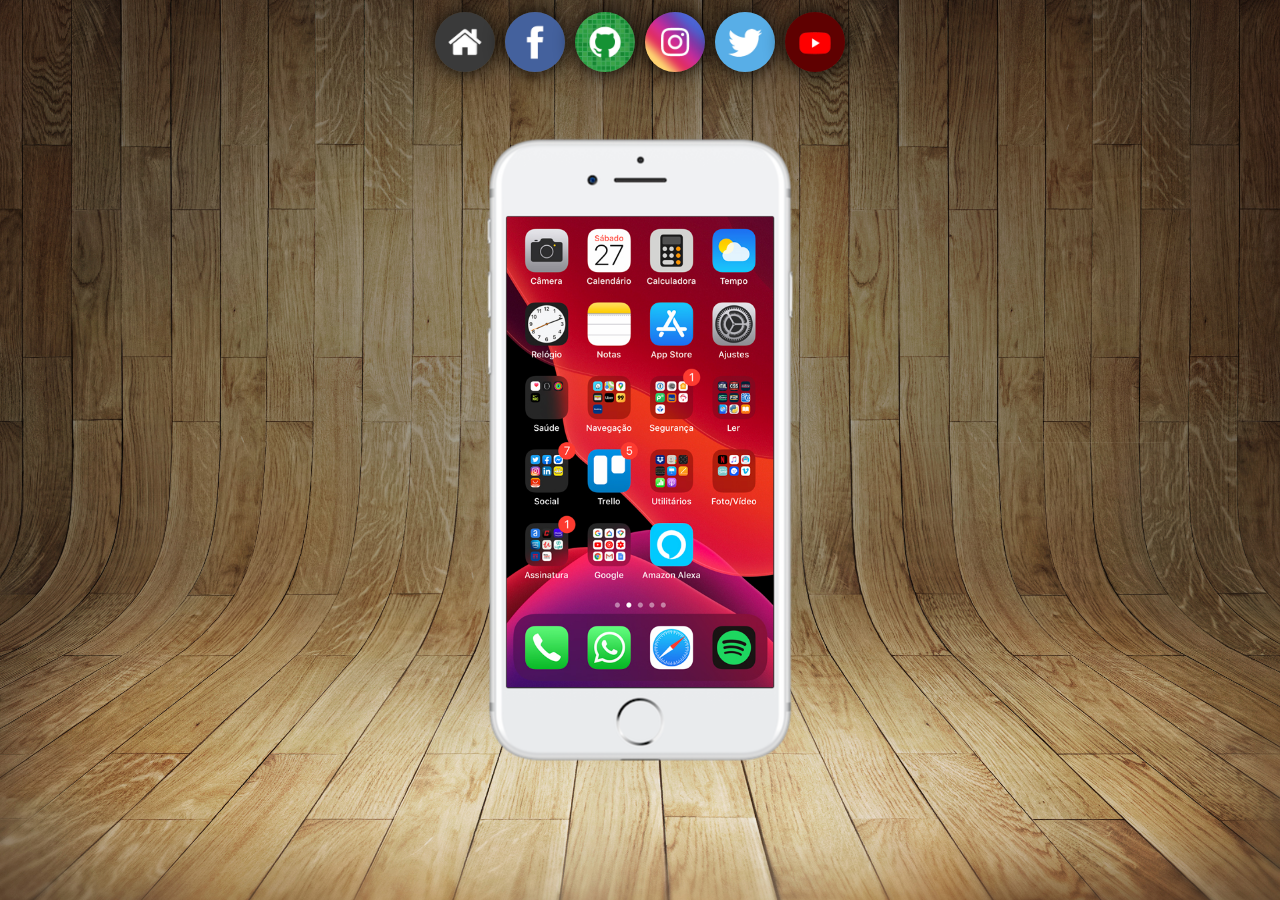
<file: index.html>
<!DOCTYPE html>
<html lang="pt-br">
<head>
    <meta charset="UTF-8">
    <meta http-equiv="X-UA-Compatible" content="IE=edge">
    <meta name="viewport" content="width=device-width, initial-scale=1.0">
    <link rel="stylesheet" href="style.css">
    <link rel="shotcut icon" href="favicon.ico">
    <title>Mais um projeto</title>
</head>
<body>
    <main>
        <section id="telefone">
            <img src="./imagens/frame-iphone.png">
            <iframe src="/home.html" name="tela" id="tela" frameborder="0"></iframe>
        </section>
        <section id="redes-sociais">
            <a href="./home.html" target="tela">
                <img src="./imagens/logo-home.jpg" alt="home">
            </a>
            <a href="./facebook.html" target="tela" alt="facebook">
                <img src="./imagens/logo-facebook.jpg">
            </a>
            <a href="./github.html" target="tela" alt="github">
                <img src="./imagens/logo-github.jpg">
            </a>
            <a href="./instagram.html" target="tela" alt="instagram">
                <img src="./imagens/logo-instagram.jpg">
            </a>
            <a href="./twitter.html" target="tela" alt="twitter">
                <img src="./imagens/logo-twitter.jpg">
            </a>
            <a href="./youtube.html" target="tela" alt="youtube">
                <img src="./imagens/logo-youtube.jpg">
            </a>
        </section>
    </main>
</body>
</html>
</file>
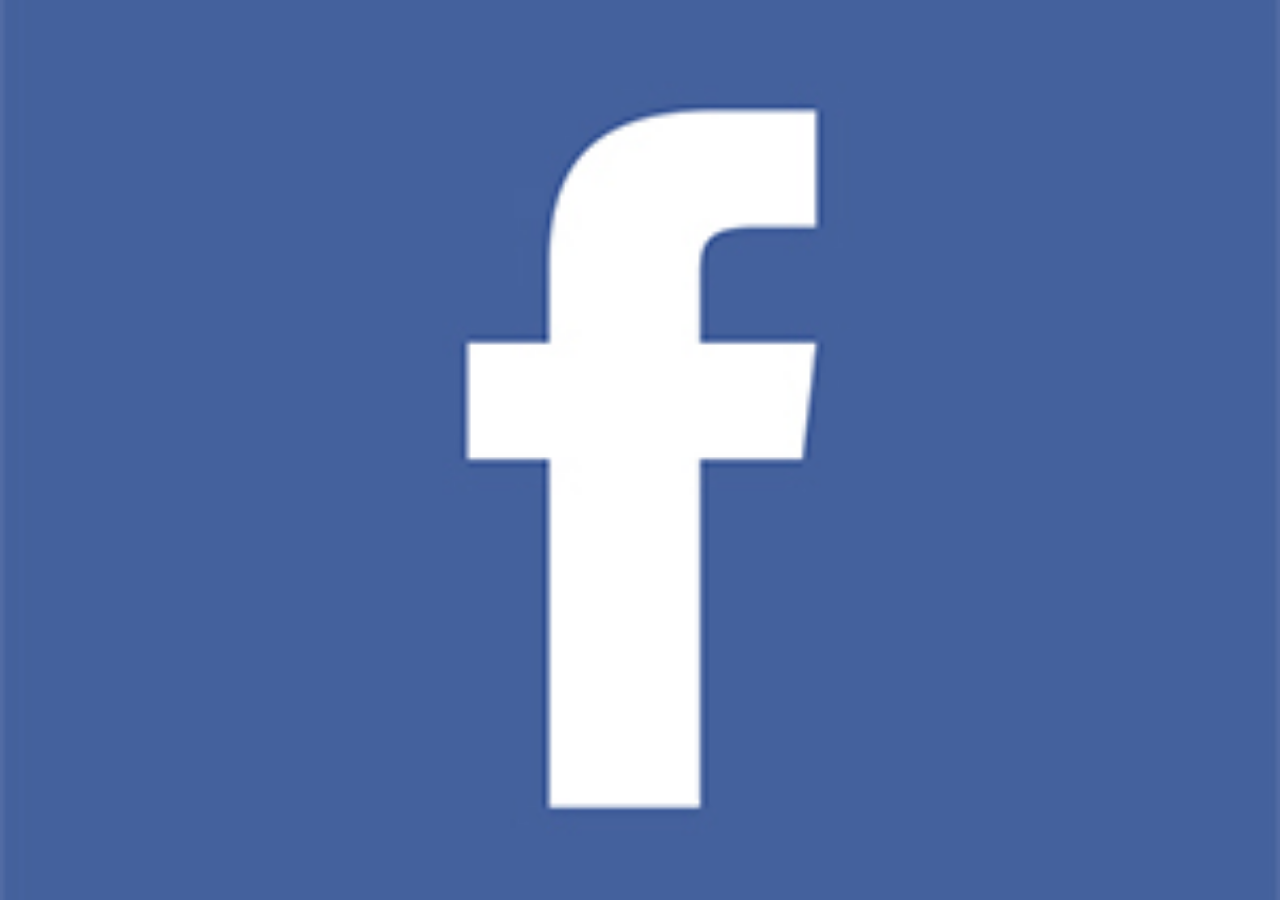
<file: facebook.html>
<!DOCTYPE html>
<html lang="pt-br">
<head>
    <meta charset="UTF-8">
    <meta http-equiv="X-UA-Compatible" content="IE=edge">
    <meta name="viewport" content="width=device-width, initial-scale=1.0">
    <title>Document</title>
    <style>
        *{
            margin: 0px;
            padding:0px;
            box-sizing: border-box;
        }
        ::-webkit-scrollbar{
            width: 0px;
            height: 0px;
        }
        
        body {
            background-image: url(./imagens/logo-facebook.jpg);
            background-repeat: no-repeat;
            width: 100vw;
            height: 100vh;
            background-size: cover;
            background-position: center center;
        }
        div{
            background-color: black;
            width: 100px;
            height: 100px;
        }
    </style>
</head>
<body>
    
</body>
</html>
</file>
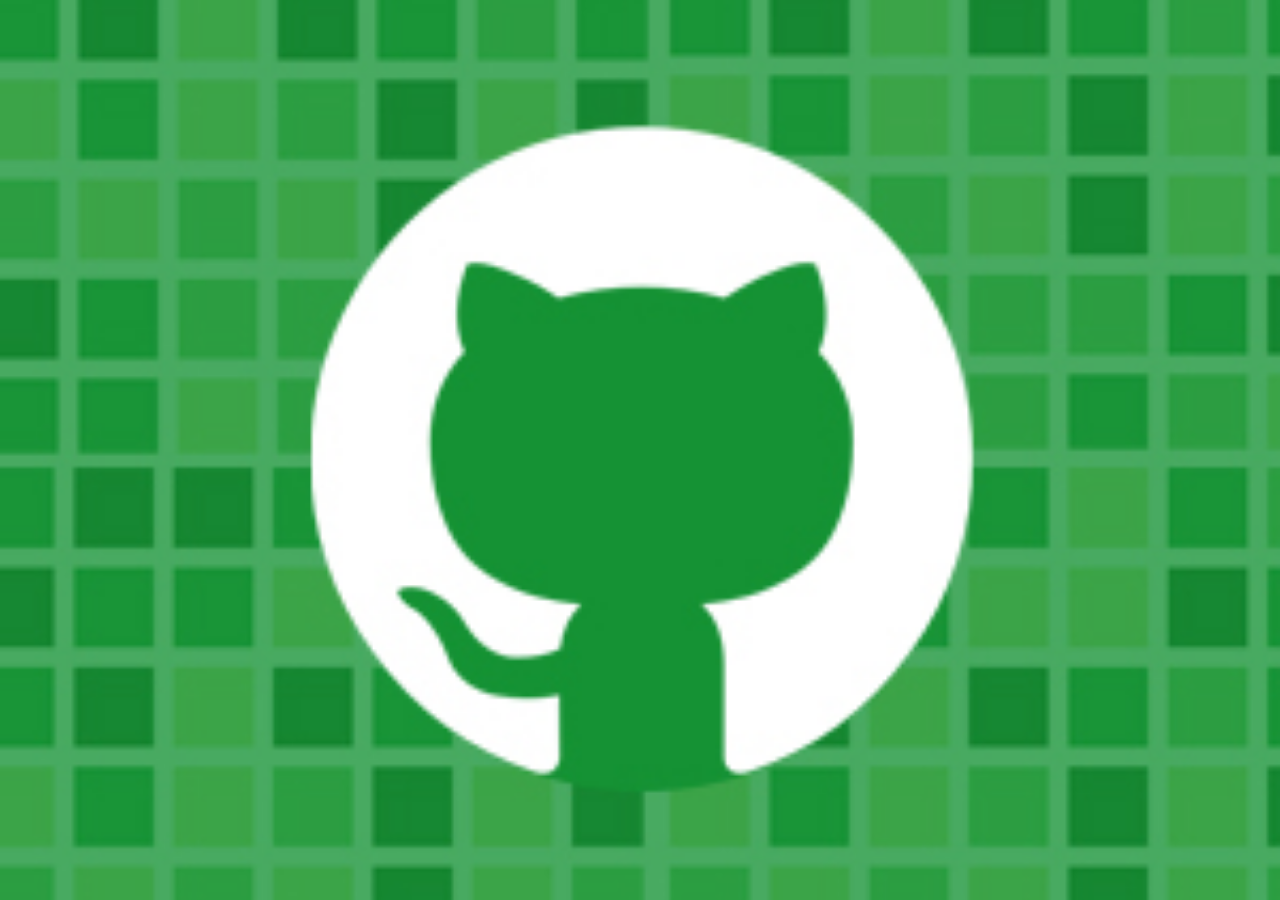
<file: github.html>
<!DOCTYPE html>
<html lang="pt-br">
<head>
    <meta charset="UTF-8">
    <meta http-equiv="X-UA-Compatible" content="IE=edge">
    <meta name="viewport" content="width=device-width, initial-scale=1.0">
    <title>Document</title>
    <style>
        *{
            margin: 0px;
            padding:0px;
            box-sizing: border-box;
        }
        ::-webkit-scrollbar{
            width: 0px;
            height: 0px;
        }
        
        body {
            background-image: url(./imagens/logo-github.jpg);
            background-repeat: no-repeat;
            width: 100vw;
            height: 100vh;
            background-size: cover;
            background-position: center center;
        }
        div{
            background-color: black;
            width: 100px;
            height: 100px;
        }
    </style>
</head>
<body>
    
</body>
</html>
</file>
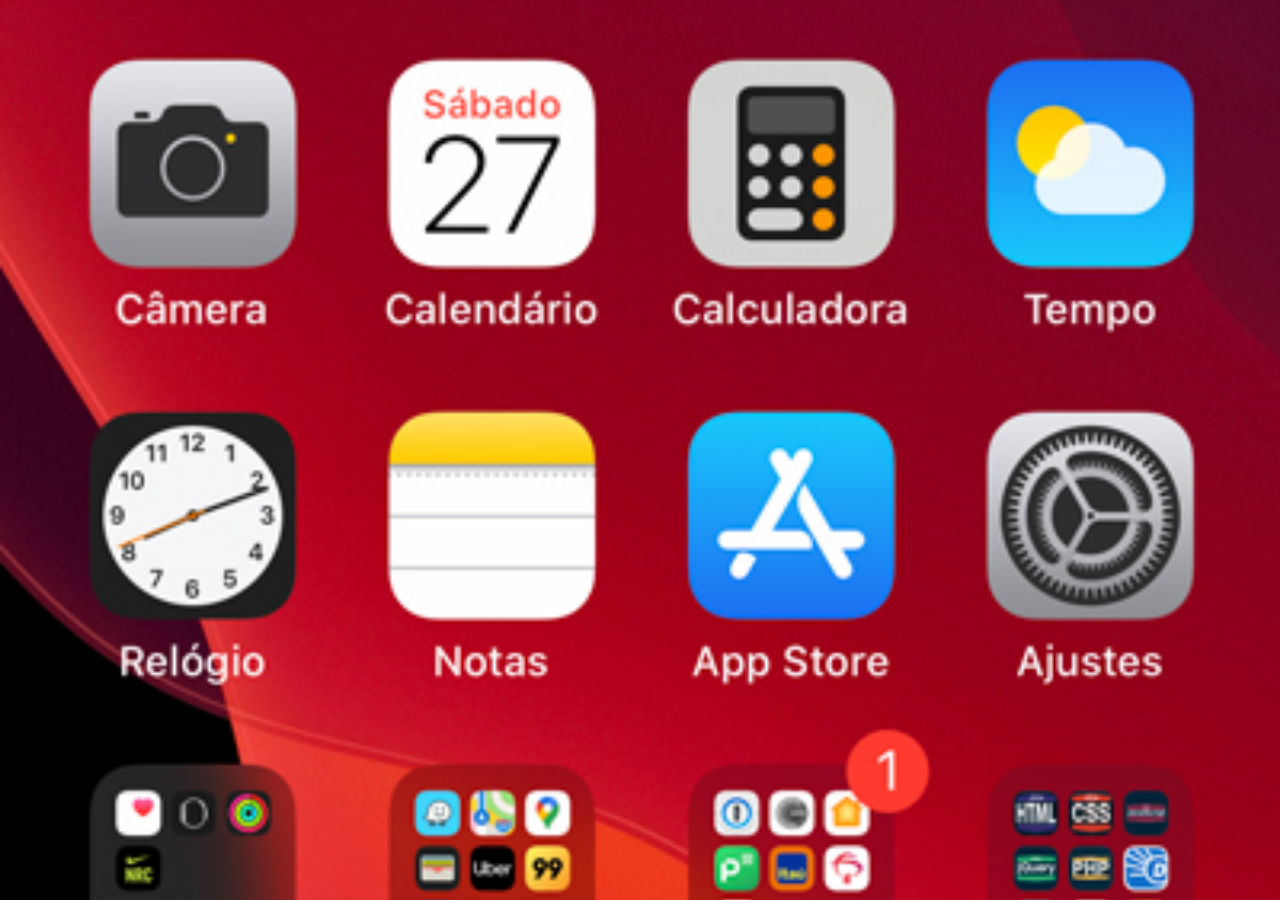
<file: home.html>
<!DOCTYPE html>
<html lang="pt-br">
<head>
    <meta charset="UTF-8">
    <meta http-equiv="X-UA-Compatible" content="IE=edge">
    <meta name="viewport" content="width=device-width, initial-scale=1.0">
    <title>Home</title>
</head>
<style>
    *{
        margin: 0px;
        padding: 0px;
    }
    body{
        width: 100vw;
        height: 100vh;
        background: black url(./imagens/tela-home.jpg);
        background-repeat: no-repeat;
        background-position: top center;
        background-size: cover;
    }
</style>
<body>
    
</body>
</html>
</file>
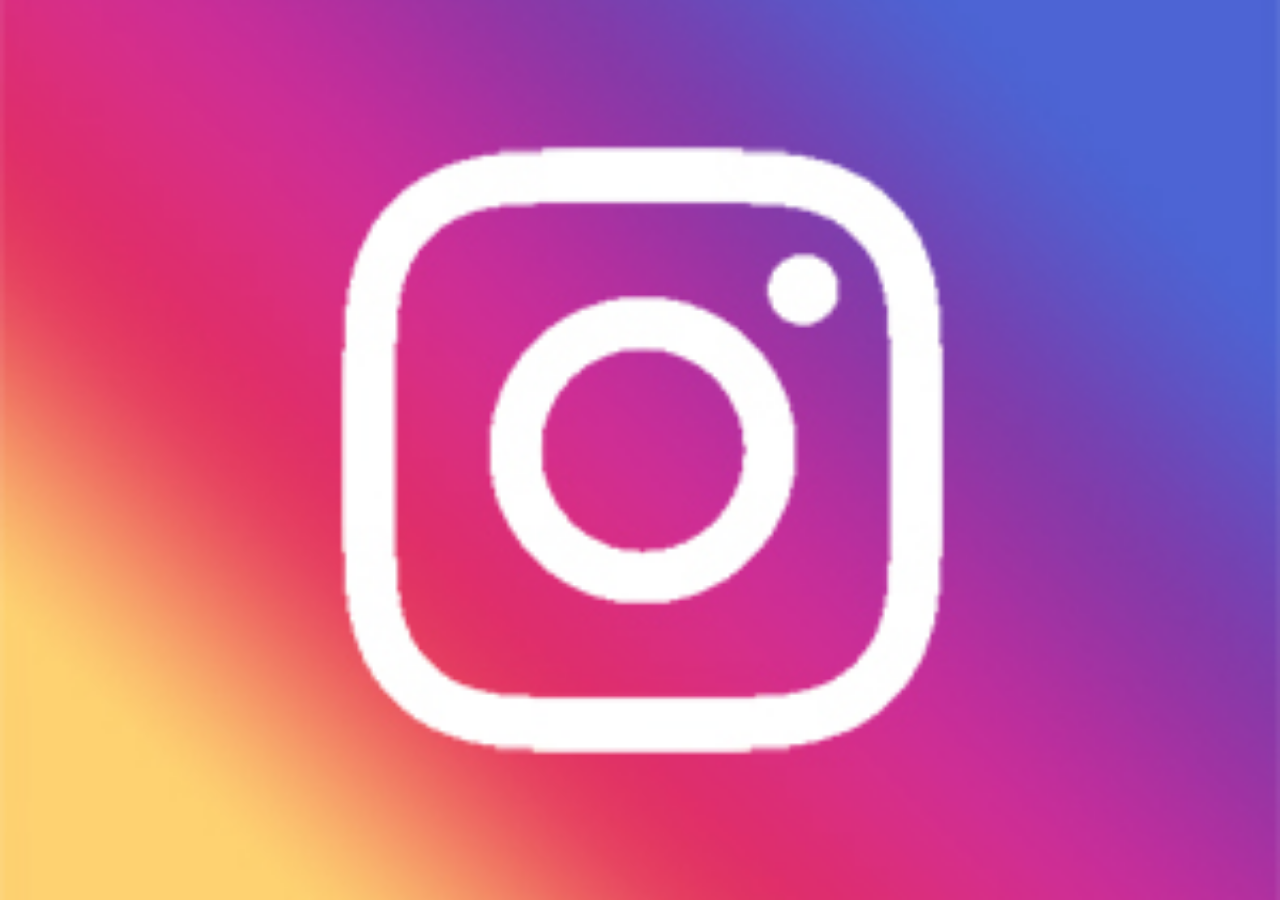
<file: instagram.html>
<!DOCTYPE html>
<html lang="en">
<head>
    <meta charset="UTF-8">
    <meta http-equiv="X-UA-Compatible" content="IE=edge">
    <meta name="viewport" content="width=device-width, initial-scale=1.0">
    <title>Document</title>
    <style>
        *{
            margin: 0px;
            padding:0px;
            box-sizing: border-box;
        }
        ::-webkit-scrollbar{
            width: 0px;
            height: 0px;
        }
        
        body {
            background-image: url(./imagens/logo-instagram.jpg);
            background-repeat: no-repeat;
            width: 100vw;
            height: 100vh;
            background-size: cover;
            background-position: center center;
        }
        div{
            background-color: black;
            width: 100px;
            height: 100px;
        }
    </style>
</head>
<body>
    
</body>
</html>
</file>
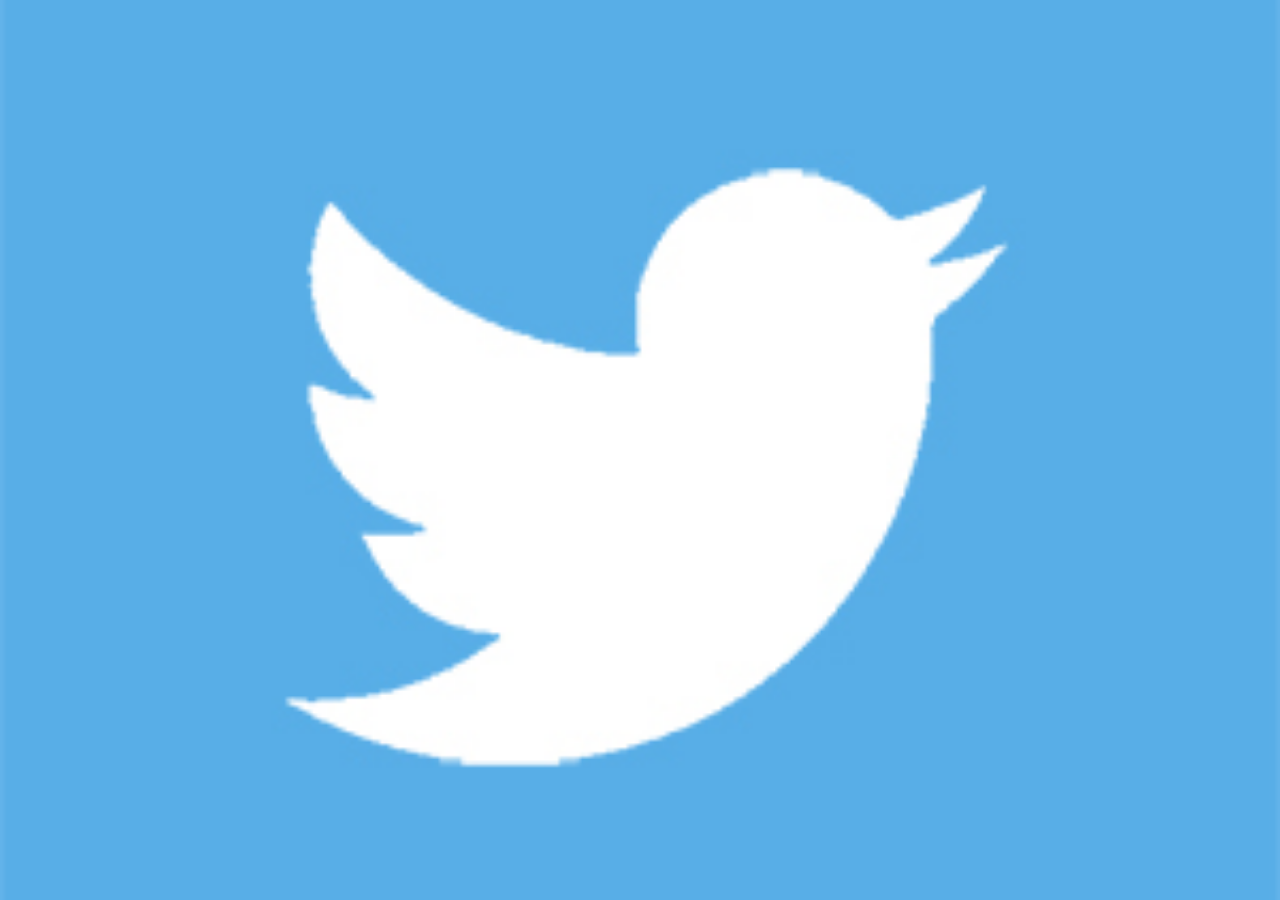
<file: twitter.html>
<!DOCTYPE html>
<html lang="pt-br">
<head>
    <meta charset="UTF-8">
    <meta http-equiv="X-UA-Compatible" content="IE=edge">
    <meta name="viewport" content="width=device-width, initial-scale=1.0">
    <title>Document</title>
    <style>
        *{
            margin: 0px;
            padding:0px;
            box-sizing: border-box;
        }
        ::-webkit-scrollbar{
            width: 0px;
            height: 0px;
        }
        
        body {
            background-image: url(./imagens/logo-twitter.jpg);
            background-repeat: no-repeat;
            width: 100vw;
            height: 100vh;
            background-size: cover;
            background-position: center center;
        }
        div{
            background-color: black;
            width: 100px;
            height: 100px;
        }
    </style>
</head>
<body>
    
</body>
</html>
</file>
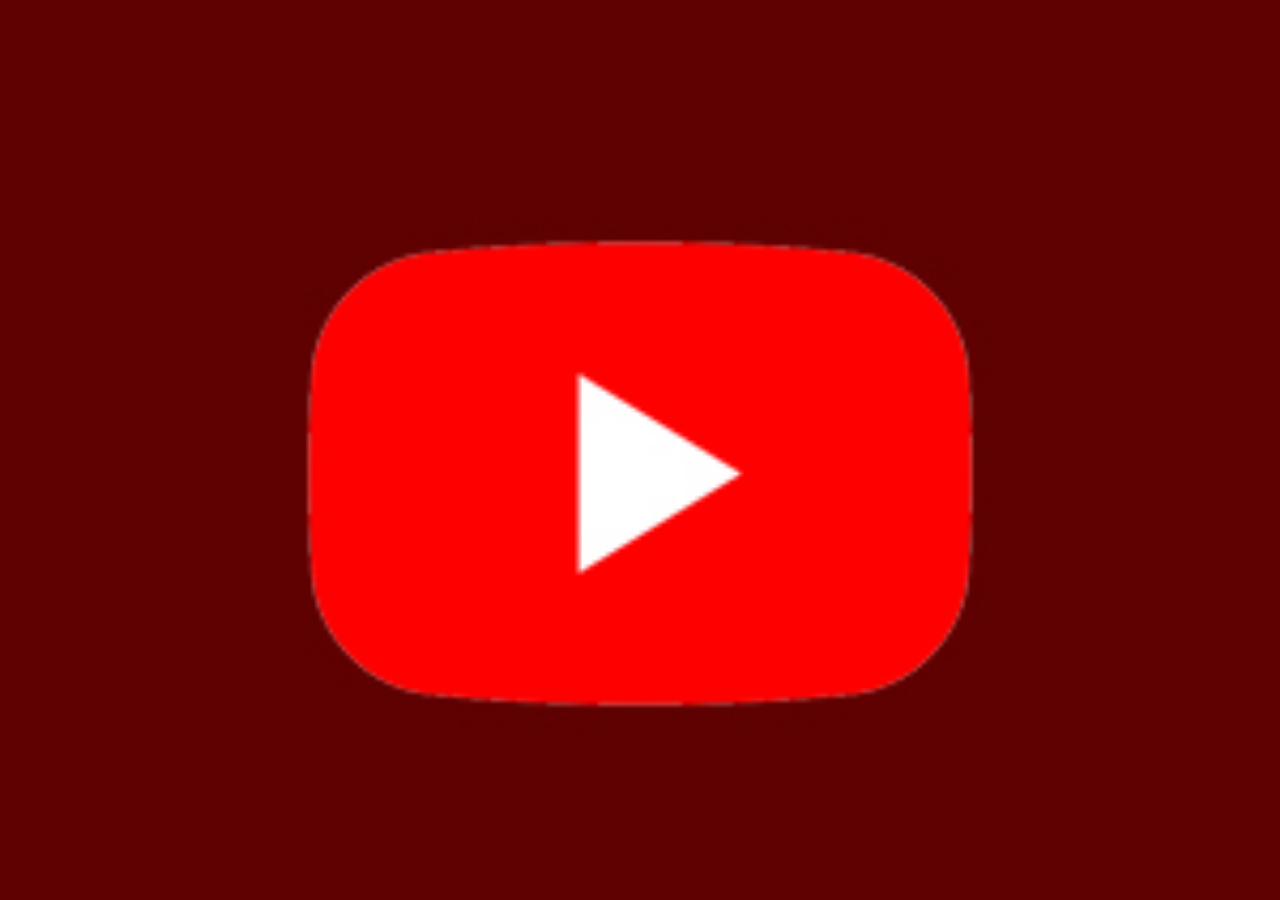
<file: youtube.html>
<!DOCTYPE html>
<html lang="pt-br">
<head>
    <meta charset="UTF-8">
    <meta http-equiv="X-UA-Compatible" content="IE=edge">
    <meta name="viewport" content="width=device-width, initial-scale=1.0">
    <title>Document</title>
    <style>
        *{
            margin: 0px;
            padding:0px;
            box-sizing: border-box;
        }
        ::-webkit-scrollbar{
            width: 0px;
            height: 0px;
        }
        
        body {
            background-image: url(./imagens/logo-youtube.jpg);
            background-repeat: no-repeat;
            width: 100vw;
            height: 100vh;
            background-size: cover;
            background-position: center center;
        }
        div{
            background-color: black;
            width: 100px;
            height: 100px;
        }
    </style>
</head>
<body>
</body>
</html>
</file>
<file: style.css>
*{
    margin: 0px;
    padding:0px;
    box-sizing: border-box;
    font-family: 'Franklin Gothic Medium', 'Arial Narrow', Arial, sans-serif;
}
html, body{
    height: 100vh;
    width: 100vw;
}
body{
    background: url(./imagens/fundo-madeira.jpg);
    background-repeat: no-repeat;
    background-position: top center;
    background-size: cover;
    background-attachment:fixed;
}
main{
    height: 100vh;
    position:relative;
}
section#telefone{
    position: absolute;
    top:50%;
    left: 50%;
    transform: translate(-50%, -50%);
    width: 311px;
    height: 627px;
    background-repeat: no-repeat;
}
iframe#tela{
    position: absolute;
    top:80px;
    left:22px;
    width: 267px;
    height: 471px;
}
section#redes-sociais{
    padding-top: 12px;
    gap:10px;
    display: flex;
    flex-direction: row;
    justify-content:center;
}
section#redes-sociais img{
    width: 60px;
    margin: auto;
    border-radius: 50%;
    box-shadow: 0px 0px 20px black;
    transition: transform 0.15s, border 0.1s;
}
section#redes-sociais img:hover{
    border: 2px solid rgba(255, 255, 255, 0.705);
    transform: translate(2px, 2px);
    
}

@media only screen and (max-width:600px){
    section#telefone{
        display: flex;
        justify-content: center;
        align-items: center;
        width: 311px;
        background-repeat: no-repeat;
    }
    iframe#tela{
        position: absolute;
        top: 117px;
        left: 43px;
        width:225px;
        height: 399px;
    }
    section#telefone img{
        height: 530px;
    }
    section#redes-sociais img{
        position: relative;
        top: 2vh;
        width: 40px;
    }
}
@media only screen and (max-height:667px){
    section#telefone{
        display: flex;
        justify-content: center;
        align-items: center;
        width: 311px;
        background-repeat: no-repeat;
    }
    iframe#tela{
        position: absolute;
        top: 153px;
        left: 65px;
        width:181px;
        height: 323px;
    }
    section#telefone img{
        height: 430px;
    }
    section#redes-sociais img{
        position: relative;
        top: 2.001vh;
        width: 40px;
    }
}
</file>
